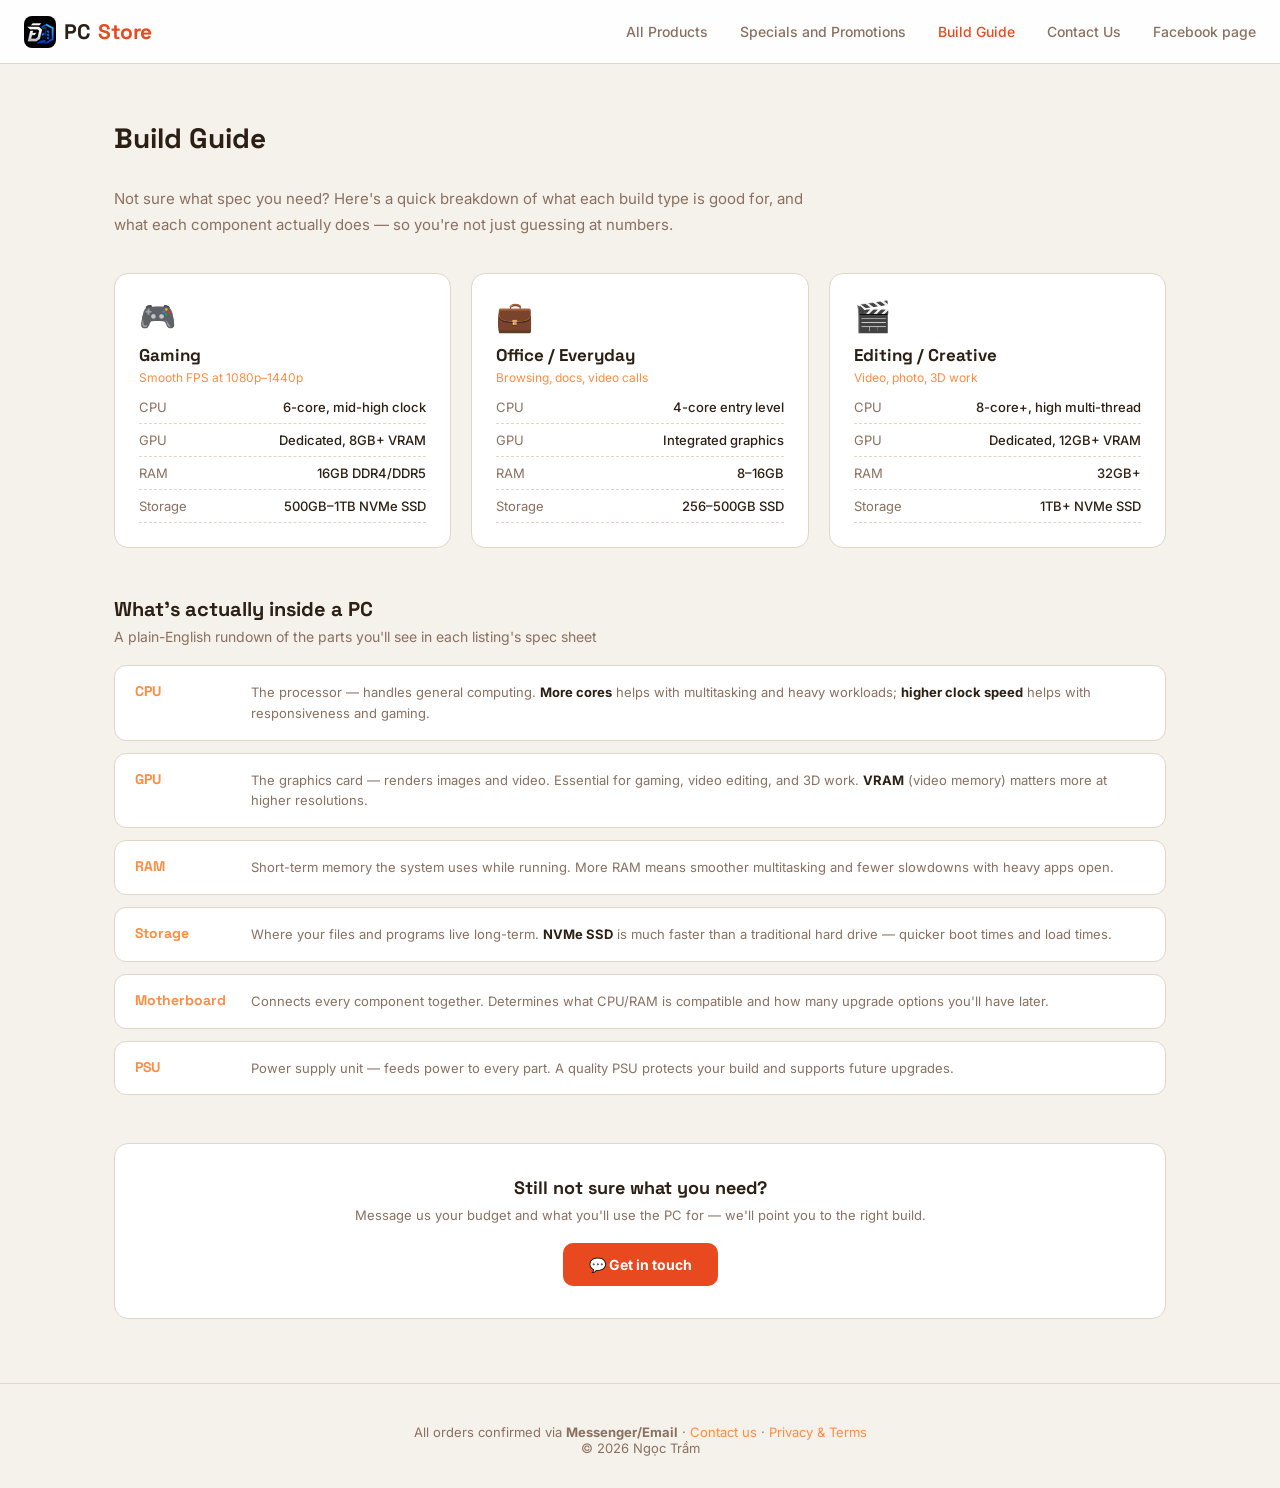
<file: info.html>
<!DOCTYPE html>
<html lang="en">
<head>
<meta charset="UTF-8">
<meta name="viewport" content="width=device-width, initial-scale=1.0">
<title>Build Guide – PCStore Perth</title>
<meta name="description" content="Not sure what PC spec you need? A simple guide to gaming, office, and editing builds — plus what each component actually does.">
<meta property="og:title" content="PC Build Guide – PCStore Perth">
<meta property="og:description" content="Not sure what PC spec you need? A guide to gaming, office, and editing builds.">
<meta property="og:type" content="article">
<meta property="og:url" content="https://pcstoreperth.com/info.html">
<meta property="og:image" content="https://pcstoreperth.com/og-image.jpg">
<meta name="twitter:card" content="summary_large_image">
<meta name="twitter:image" content="https://pcstoreperth.com/og-image.jpg">
<link rel="canonical" href="https://pcstoreperth.com/info.html">
<link rel="icon" type="image/png" href="favicon.png">
<link rel="apple-touch-icon" href="apple-touch-icon.png">
<link href="https://fonts.googleapis.com/css2?family=Space+Grotesk:wght@400;500;600;700&family=Inter:wght@400;500;600&display=swap" rel="stylesheet">
<link rel="stylesheet" href="styles.css">

<!-- Google Analytics -->
<script async src="https://www.googletagmanager.com/gtag/js?id=G-156L86KK58"></script>
<script>
  window.dataLayer = window.dataLayer || [];
  function gtag(){dataLayer.push(arguments);}
  gtag('js', new Date());
  gtag('config', 'G-156L86KK58');
</script>
</head>
<body>

<nav>
  <a class="logo" href="index.html">
    <div class="logo-mark"><img src="favicon.png" alt="Logo"></div>
    PC<span>Store</span>
  </a>
  <div class="nav-links" id="nav-links">
    <a class="nav-link" href="index.html">All Products</a>
    <a class="nav-link" href="specials.html">Specials and Promotions</a>
    <a class="nav-link active" href="info.html">Build Guide</a>
    <a class="nav-link" href="contact.html">Contact Us</a>
    <a class="nav-link" href="https://www.facebook.com/codepcstore" target="_blank" rel="noopener">Facebook page</a>
    
  </div>
  <button class="nav-toggle" id="nav-toggle">☰</button>
</nav>

<div class="page-header">
  <div class="section-title">Build Guide</div>
</div>

<section class="info-section">
  <p class="info-intro">Not sure what spec you need? Here's a quick breakdown of what each build type is good for, and what each component actually does — so you're not just guessing at numbers.</p>

  <div class="use-case-grid">
    <div class="use-case-card">
      <div class="use-case-icon">🎮</div>
      <h4>Gaming</h4>
      <span class="use-case-tag">Smooth FPS at 1080p–1440p</span>
      <ul class="use-case-specs">
        <li>CPU <b>6-core, mid-high clock</b></li>
        <li>GPU <b>Dedicated, 8GB+ VRAM</b></li>
        <li>RAM <b>16GB DDR4/DDR5</b></li>
        <li>Storage <b>500GB–1TB NVMe SSD</b></li>
      </ul>
    </div>
    <div class="use-case-card">
      <div class="use-case-icon">💼</div>
      <h4>Office / Everyday</h4>
      <span class="use-case-tag">Browsing, docs, video calls</span>
      <ul class="use-case-specs">
        <li>CPU <b>4-core entry level</b></li>
        <li>GPU <b>Integrated graphics</b></li>
        <li>RAM <b>8–16GB</b></li>
        <li>Storage <b>256–500GB SSD</b></li>
      </ul>
    </div>
    <div class="use-case-card">
      <div class="use-case-icon">🎬</div>
      <h4>Editing / Creative</h4>
      <span class="use-case-tag">Video, photo, 3D work</span>
      <ul class="use-case-specs">
        <li>CPU <b>8-core+, high multi-thread</b></li>
        <li>GPU <b>Dedicated, 12GB+ VRAM</b></li>
        <li>RAM <b>32GB+</b></li>
        <li>Storage <b>1TB+ NVMe SSD</b></li>
      </ul>
    </div>
  </div>

  <div class="components-title">What's actually inside a PC</div>
  <div class="components-sub">A plain-English rundown of the parts you'll see in each listing's spec sheet</div>
  <div class="component-list">
    <div class="component-row">
      <div class="comp-label">CPU</div>
      <div class="comp-desc">The processor — handles general computing. <b>More cores</b> helps with multitasking and heavy workloads; <b>higher clock speed</b> helps with responsiveness and gaming.</div>
    </div>
    <div class="component-row">
      <div class="comp-label">GPU</div>
      <div class="comp-desc">The graphics card — renders images and video. Essential for gaming, video editing, and 3D work. <b>VRAM</b> (video memory) matters more at higher resolutions.</div>
    </div>
    <div class="component-row">
      <div class="comp-label">RAM</div>
      <div class="comp-desc">Short-term memory the system uses while running. More RAM means smoother multitasking and fewer slowdowns with heavy apps open.</div>
    </div>
    <div class="component-row">
      <div class="comp-label">Storage</div>
      <div class="comp-desc">Where your files and programs live long-term. <b>NVMe SSD</b> is much faster than a traditional hard drive — quicker boot times and load times.</div>
    </div>
    <div class="component-row">
      <div class="comp-label">Motherboard</div>
      <div class="comp-desc">Connects every component together. Determines what CPU/RAM is compatible and how many upgrade options you'll have later.</div>
    </div>
    <div class="component-row">
      <div class="comp-label">PSU</div>
      <div class="comp-desc">Power supply unit — feeds power to every part. A quality PSU protects your build and supports future upgrades.</div>
    </div>
  </div>

  <div class="cta-band">
    <h3>Still not sure what you need?</h3>
    <p>Message us your budget and what you'll use the PC for — we'll point you to the right build.</p>
    <a class="cta-btn" href="contact.html">💬 Get in touch</a>
  </div>
</section>

<!-- FOOTER -->
<footer>
  <div style="margin-top:8px">All orders confirmed via <strong>Messenger/Email</strong> · <a href="contact.html">Contact us</a> · <a href="privacy.html">Privacy &amp; Terms</a></div>
   <div>© 2026 Ngọc Trầm</div>
</footer>

<script src="nav-toggle.js"></script>
</body>
</html>
</file>
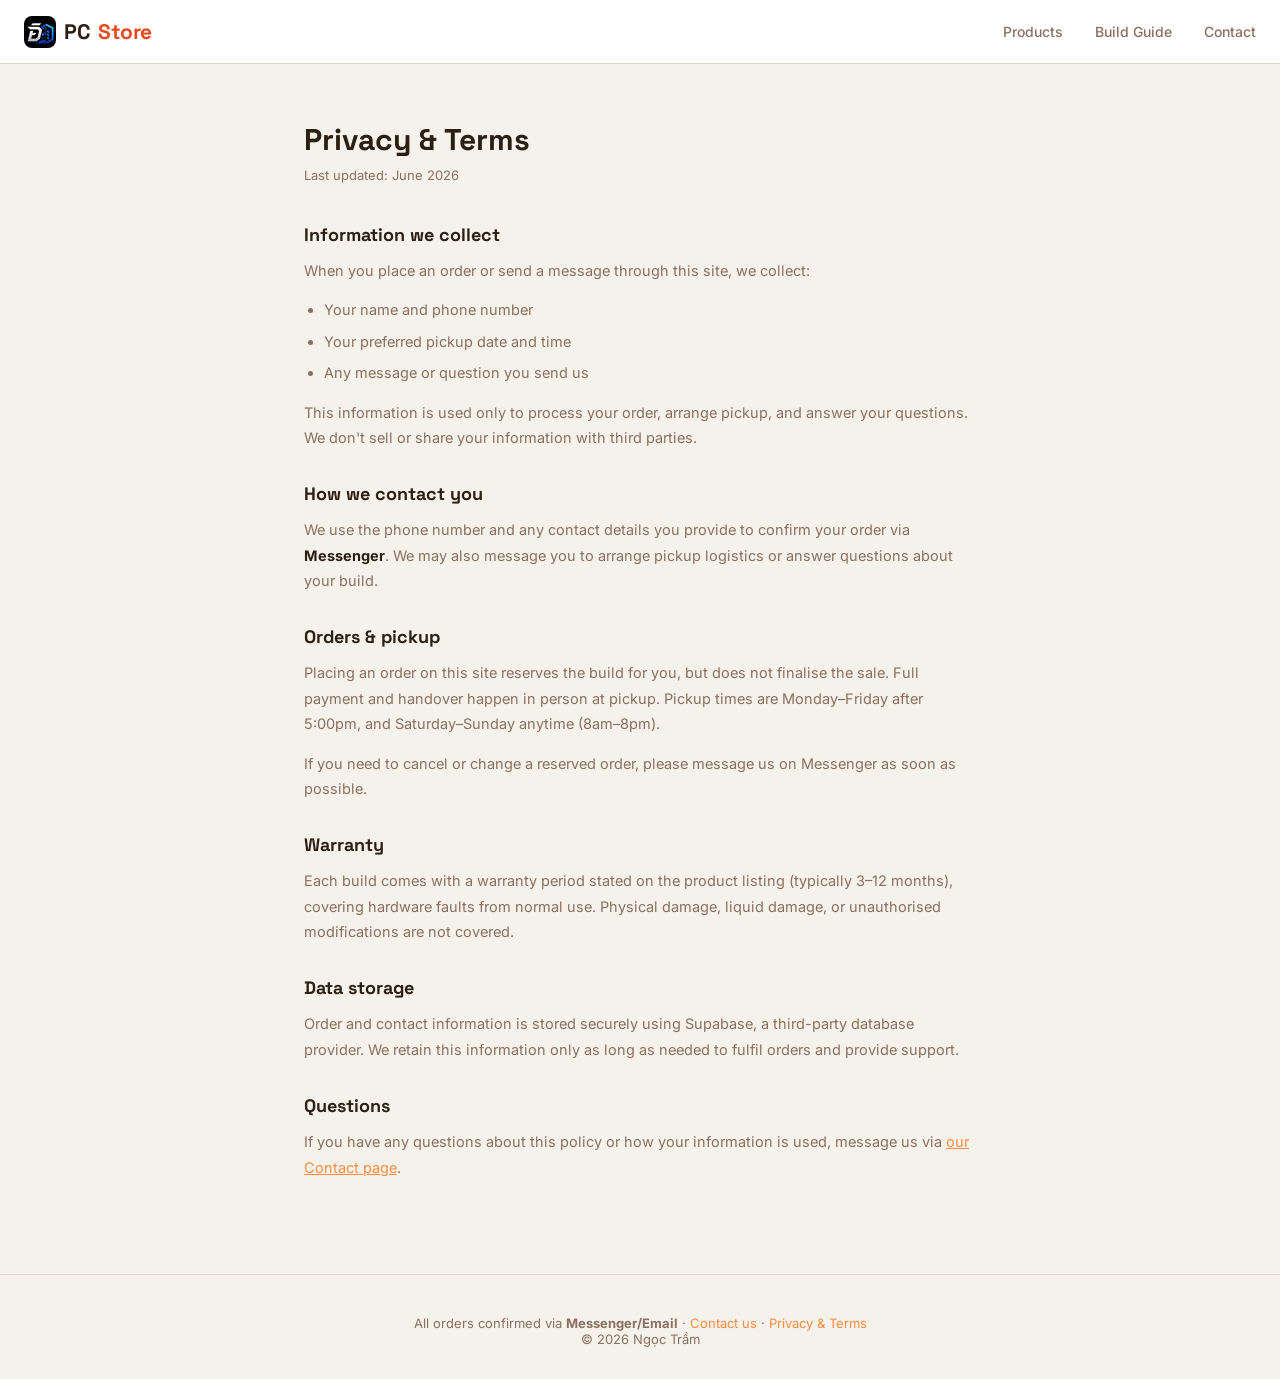
<file: privacy.html>
<!DOCTYPE html>
<html lang="en">
<head>
<meta charset="UTF-8">
<meta name="viewport" content="width=device-width, initial-scale=1.0">
<title>Privacy & Terms – PCStore Perth</title>
<meta name="description" content="How PCStore Perth collects and uses your information, and the terms for ordering a custom-built PC.">
<link rel="icon" type="image/png" href="favicon.png">
<link rel="apple-touch-icon" href="apple-touch-icon.png">
<link href="https://fonts.googleapis.com/css2?family=Space+Grotesk:wght@400;500;600;700&family=Inter:wght@400;500;600&display=swap" rel="stylesheet">
<link rel="stylesheet" href="styles.css">

<!-- Google Analytics -->
<script async src="https://www.googletagmanager.com/gtag/js?id=G-156L86KK58"></script>
<script>
  window.dataLayer = window.dataLayer || [];
  function gtag(){dataLayer.push(arguments);}
  gtag('js', new Date());
  gtag('config', 'G-156L86KK58');
</script>
</head>
<body>

<nav>
  <a class="logo" href="index.html">
    <div class="logo-mark"><img src="favicon.png" alt="Logo"></div>
    PC<span>Store</span>
  </a>
  <div class="nav-links" id="nav-links">
    <a class="nav-link" href="index.html">Products</a>
    <a class="nav-link" href="info.html">Build Guide</a>
    <a class="nav-link" href="contact.html">Contact</a>
  </div>
  <button class="nav-toggle" id="nav-toggle">☰</button>
</nav>

<div class="content">
  <h1>Privacy &amp; Terms</h1>
  <div class="updated">Last updated: June 2026</div>

  <h2>Information we collect</h2>
  <p>When you place an order or send a message through this site, we collect:</p>
  <ul>
    <li>Your name and phone number</li>
    <li>Your preferred pickup date and time</li>
    <li>Any message or question you send us</li>
  </ul>
  <p>This information is used only to process your order, arrange pickup, and answer your questions. We don't sell or share your information with third parties.</p>

  <h2>How we contact you</h2>
  <p>We use the phone number and any contact details you provide to confirm your order via <strong>Messenger</strong>. We may also message you to arrange pickup logistics or answer questions about your build.</p>

  <h2>Orders &amp; pickup</h2>
  <p>Placing an order on this site reserves the build for you, but does not finalise the sale. Full payment and handover happen in person at pickup. Pickup times are Monday–Friday after 5:00pm, and Saturday–Sunday anytime (8am–8pm).</p>
  <p>If you need to cancel or change a reserved order, please message us on Messenger as soon as possible.</p>

  <h2>Warranty</h2>
  <p>Each build comes with a warranty period stated on the product listing (typically 3–12 months), covering hardware faults from normal use. Physical damage, liquid damage, or unauthorised modifications are not covered.</p>

  <h2>Data storage</h2>
  <p>Order and contact information is stored securely using Supabase, a third-party database provider. We retain this information only as long as needed to fulfil orders and provide support.</p>

  <h2>Questions</h2>
  <p>If you have any questions about this policy or how your information is used, message us via <a href="contact.html">our Contact page</a>.</p>
</div>

<!-- FOOTER -->
<footer>
  <div style="margin-top:8px">All orders confirmed via <strong>Messenger/Email</strong> · <a href="contact.html">Contact us</a> · <a href="privacy.html">Privacy &amp; Terms</a></div>
   <div>© 2026 Ngọc Trầm</div>
</footer>

<script src="nav-toggle.js"></script>
</body>
</html>
</file>
<file: styles.css>
/* ============================================
   PCStore Perth — shared stylesheet
   Used by: index.html, info.html, contact.html, privacy.html
   ============================================ */

*, *::before, *::after { box-sizing: border-box; margin: 0; padding: 0; }

:root {
  --bg: #f5f1eb;
  --surface: #ffffff;
  --surface2: #efe8de;
  --border: #e0d6c8;
  --accent: #e8491e;
  --accent2: #ff8c42;
  --text: #2c1f14;
  --muted: #8a7060;
  --green: #1e8a5a;
  --yellow: #c97a10;
  --red: #d63030;
  --radius: 14px;
}

body { background: var(--bg); color: var(--text); font-family: 'Inter', sans-serif; min-height: 100vh; }
img { display: block; }
button { font-family: inherit; }
a { color: inherit; }

/* ============ NAV ============ */
nav {
  background: rgba(255,255,255,.92);
  backdrop-filter: blur(10px);
  border-bottom: 1px solid var(--border);
  padding: 0 24px;
  height: 64px;
  display: flex;
  align-items: center;
  justify-content: space-between;
  position: sticky; top: 0; z-index: 100;
}
.logo { font-family: 'Space Grotesk', sans-serif; font-weight: 700; font-size: 21px; letter-spacing: -0.5px; display: flex; align-items: center; gap: 8px; text-decoration: none; color: var(--text); }
.logo-mark { width: 32px; height: 32px; border-radius: 8px; overflow: hidden; flex-shrink: 0; }
.logo-mark img { width: 100%; height: 100%; object-fit: cover; }
.logo span { color: var(--accent); }
.nav-links { display: flex; gap: 32px; align-items: center; }
.nav-link { color: var(--muted); text-decoration: none; font-size: 14px; font-weight: 500; cursor: pointer; transition: color .2s; background: none; border: none; }
.nav-link:hover, .nav-link.active { color: var(--text); }
.nav-link.active { color: var(--accent); }
.nav-toggle { display: none; background: none; border: none; color: var(--text); font-size: 24px; cursor: pointer; }

/* ============ HERO (index.html) ============ */
.hero {
  padding: 56px 24px;
  max-width: 1200px; margin: 0 auto;
  display: grid; grid-template-columns: 1fr 1fr; gap: 48px; align-items: center;
}
.hero-eyebrow { font-size: 12px; letter-spacing: 2px; text-transform: uppercase; color: var(--accent); margin-bottom: 16px; font-weight: 600; }
.hero h1 { font-family: 'Space Grotesk', sans-serif; font-size: clamp(32px, 4.2vw, 50px); font-weight: 700; line-height: 1.08; margin-bottom: 18px; letter-spacing: -1px; }
.hero h1 em { font-style: normal; background: linear-gradient(90deg, var(--accent), var(--accent2)); -webkit-background-clip: text; -webkit-text-fill-color: transparent; }
.hero p { color: var(--muted); font-size: 16px; max-width: 440px; margin-bottom: 28px; line-height: 1.6; }
.hero-tags { display: flex; gap: 10px; flex-wrap: wrap; }
.hero-tag { font-size: 13px; padding: 8px 16px; border-radius: 20px; background: var(--surface); border: 1px solid var(--border); color: var(--text); display: flex; align-items: center; gap: 6px; }
.hero-visual {
  position: relative; border-radius: 20px; overflow: hidden;
  aspect-ratio: 4/3; background: var(--surface);
  border: 1px solid var(--border);
}
.hero-visual img { width: 100%; height: 100%; object-fit: cover; }
.hero-visual::after {
  content: ''; position: absolute; inset: 0;
  background: linear-gradient(180deg, transparent 50%, rgba(22,17,13,.6) 100%);
}
.hero-badge {
  position: absolute; bottom: 16px; left: 16px; z-index: 2;
  background: rgba(255,255,255,.92); color: var(--text); backdrop-filter: blur(8px);
  border: 1px solid rgba(0,0,0,.06); border-radius: 10px;
  padding: 10px 16px; font-size: 13px; font-weight: 600;
  display: flex; align-items: center; gap: 8px;
}

/* ============ SECTION / PAGE HEADERS ============ */
.section-wrap { padding: 0 24px 80px; max-width: 1200px; margin: 0 auto; }
.section-title { font-family: 'Space Grotesk', sans-serif; font-size: 24px; font-weight: 700; margin-bottom: 6px; }
.section-sub { color: var(--muted); font-size: 14px; margin-bottom: 24px; }
.page-header { padding: 56px 24px 24px; max-width: 1100px; margin: 0 auto; }
.page-header .section-title { font-size: 28px; }

/* ============ FILTER BAR (index.html) ============ */
.filter-bar { display: flex; gap: 8px; flex-wrap: wrap; margin-bottom: 28px; }
.filter-btn {
  padding: 9px 18px; border-radius: 20px; border: 1px solid var(--border);
  background: var(--surface); color: var(--muted); font-size: 13px; font-weight: 500; cursor: pointer;
  transition: all .2s; display: flex; align-items: center; gap: 6px;
}
.filter-btn.active { border-color: var(--accent); color: #fff; background: var(--accent); }
.filter-btn:hover:not(.active) { border-color: var(--accent); color: var(--accent); }

.price-filter-select {
  background: var(--surface); border: 1px solid var(--border); color: var(--text);
  padding: 9px 14px; border-radius: 99px; font-size: 13px; font-family: inherit; cursor: pointer;
}
.price-filter-select:hover { border-color: var(--accent); }

.sale-badge {
  position: absolute; top: 12px; right: 12px; background: #d63030; color: #fff;
  font-size: 12px; font-weight: 700; padding: 4px 12px; border-radius: 6px; z-index: 2;
  letter-spacing: .5px; box-shadow: 0 2px 8px rgba(214,48,48,.4);
}
.card-price-row { display: flex; align-items: baseline; gap: 8px; margin-top: auto; }
.card-price-original { font-size: 14px; color: var(--muted); text-decoration: line-through; }
.card-price-sale { font-size: 21px; font-weight: 700; color: #d63030; font-family: 'Space Grotesk', sans-serif; }
.filter-dot { width: 7px; height: 7px; border-radius: 50%; }

/* ============ PRODUCT GRID / CARD (index.html) ============ */
.grid { display: grid; grid-template-columns: repeat(auto-fill, minmax(270px, 1fr)); gap: 20px; }

.card {
  background: var(--surface); border: 1px solid var(--border);
  border-radius: var(--radius); overflow: hidden; cursor: pointer;
  transition: transform .2s, border-color .2s, box-shadow .2s;
  display: flex; flex-direction: column;
}
.card:hover { transform: translateY(-4px); border-color: var(--accent); box-shadow: 0 12px 32px rgba(255,87,34,.15); }
.card-img-wrap { position: relative; width: 100%; aspect-ratio: 4/3; background: var(--surface2); overflow: hidden; }
.card-img-wrap img { width: 100%; height: 100%; object-fit: cover; transition: transform .3s; }
.card:hover .card-img-wrap img { transform: scale(1.05); }
.card-img-fallback { width: 100%; height: 100%; display: flex; align-items: center; justify-content: center; font-size: 48px; }
.status-pill {
  position: absolute; top: 12px; left: 12px; z-index: 2;
  font-size: 11px; font-weight: 600; padding: 5px 11px; border-radius: 20px;
  display: flex; align-items: center; gap: 6px;
  backdrop-filter: blur(8px);
}
.status-pill .dot { width: 6px; height: 6px; border-radius: 50%; }
.status-available { background: rgba(74,222,128,.15); color: var(--green); border: 1px solid rgba(74,222,128,.3); }
.status-available .dot { background: var(--green); animation: pulse 1.6s infinite; }
.status-reserved { background: rgba(251,191,36,.15); color: var(--yellow); border: 1px solid rgba(251,191,36,.3); }
.status-reserved .dot { background: var(--yellow); }
.status-sold { background: rgba(248,113,113,.15); color: var(--red); border: 1px solid rgba(248,113,113,.3); }
.status-sold .dot { background: var(--red); }
@keyframes pulse { 0%,100% { opacity: 1; } 50% { opacity: .3; } }

.card-body { padding: 16px; flex: 1; display: flex; flex-direction: column; }
.card-category { font-size: 11px; letter-spacing: 1px; text-transform: uppercase; color: var(--accent); margin-bottom: 6px; font-weight: 600; }
.card-name { font-family: 'Space Grotesk', sans-serif; font-size: 16px; font-weight: 600; margin-bottom: 10px; line-height: 1.3; }
.card-price { font-size: 21px; font-weight: 700; color: var(--accent2); font-family: 'Space Grotesk', sans-serif; margin-top: auto; }
.card-price-label { font-size: 11px; color: var(--muted); margin-top: 2px; }
.card-footer { padding: 0 16px 16px; }
.order-btn {
  width: 100%; background: var(--accent); color: #fff; border: none;
  padding: 11px 18px; border-radius: 10px; font-size: 14px; font-weight: 600;
  cursor: pointer; transition: opacity .2s;
}
.order-btn:hover { opacity: .85; }
.order-btn:disabled { background: var(--surface2); color: var(--muted); cursor: not-allowed; }

/* ============ MODALS (index.html) ============ */
.modal-overlay {
  position: fixed; inset: 0; background: rgba(0,0,0,.75);
  display: none; align-items: center; justify-content: center;
  z-index: 200; padding: 20px; backdrop-filter: blur(4px);
}
.modal-overlay.open { display: flex; }
.modal {
  background: var(--surface); border: 1px solid var(--border);
  border-radius: 20px; max-width: 640px; width: 100%;
  max-height: 90vh; overflow-y: auto;
}
.modal-header { padding: 18px 24px; border-bottom: 1px solid var(--border); display: flex; justify-content: space-between; align-items: center; position: sticky; top: 0; background: var(--surface); z-index: 5; }
.modal-close { background: var(--surface2); border: none; color: var(--muted); width: 32px; height: 32px; border-radius: 8px; cursor: pointer; font-size: 18px; }
.modal-img { width: 100%; aspect-ratio: 16/10; object-fit: cover; background: var(--surface2); }
.modal-img-fallback { width: 100%; aspect-ratio: 16/10; display: flex; align-items: center; justify-content: center; font-size: 72px; background: var(--surface2); }
.modal-body { padding: 24px; }
.modal-status-row { margin-bottom: 14px; }
.modal-category { font-size: 11px; letter-spacing: 1px; text-transform: uppercase; color: var(--accent); margin-bottom: 8px; font-weight: 600; }
.modal-name { font-family: 'Space Grotesk', sans-serif; font-size: 24px; font-weight: 700; margin-bottom: 12px; }
.modal-price { font-size: 30px; font-weight: 700; color: var(--accent2); font-family: 'Space Grotesk', sans-serif; margin-bottom: 8px; }
.modal-warranty { display: inline-flex; align-items: center; gap: 6px; font-size: 13px; color: var(--muted); background: var(--surface2); padding: 6px 12px; border-radius: 20px; margin-bottom: 16px; }
.modal-desc { color: var(--muted); line-height: 1.7; margin-bottom: 20px; }
.specs-title { font-weight: 600; margin-bottom: 10px; font-size: 13px; text-transform: uppercase; letter-spacing: 1px; color: var(--muted); }
.specs-box { background: var(--surface2); border-radius: 10px; padding: 16px; white-space: pre-wrap; font-size: 14px; line-height: 1.8; color: var(--text); margin-bottom: 24px; }
.unavailable-note {
  text-align: center; padding: 16px; border-radius: 12px;
  background: var(--surface2); color: var(--muted); font-size: 14px;
}

/* ============ BUTTONS (shared) ============ */
.primary-btn {
  display: flex; align-items: center; justify-content: center; gap: 10px;
  width: 100%; padding: 16px; border-radius: 12px;
  background: var(--accent); color: #fff; font-size: 16px; font-weight: 700;
  border: none; cursor: pointer; transition: opacity .2s; text-decoration: none;
}
.primary-btn:hover { opacity: .9; }
.secondary-btn {
  width: 100%; padding: 14px; border-radius: 12px;
  background: var(--surface2); color: var(--text); font-size: 14px; font-weight: 600;
  border: 1px solid var(--border); cursor: pointer; transition: all .2s;
}
.secondary-btn:hover { border-color: var(--accent); color: var(--accent); }
.secondary-btn:disabled { opacity: .5; cursor: not-allowed; }
.cta-btn { display: inline-flex; align-items: center; gap: 8px; background: var(--accent); color: #fff; padding: 13px 26px; border-radius: 10px; font-weight: 700; font-size: 14px; text-decoration: none; }

/* ============ FORMS (shared: booking, contact) ============ */
.form-group { margin-bottom: 16px; text-align: left; }
.form-group label { display: block; font-size: 13px; font-weight: 500; margin-bottom: 6px; color: var(--muted); }
.form-group input, .form-group select, .form-group textarea {
  width: 100%; background: var(--surface2); border: 1px solid var(--border);
  border-radius: 10px; padding: 11px 14px; color: var(--text); font-size: 14px;
  font-family: inherit; transition: border-color .2s;
}
.form-group input:focus, .form-group select:focus, .form-group textarea:focus { outline: none; border-color: var(--accent); }
.form-group textarea { resize: vertical; min-height: 80px; }
.form-group .field-error { color: var(--red); font-size: 12px; margin-top: 6px; display: none; }
.form-group.has-error input { border-color: var(--red); }
.form-group.has-error .field-error { display: block; }
.form-divider { display: flex; align-items: center; gap: 12px; margin: 24px 0 20px; font-size: 12px; color: var(--muted); }
.form-divider::before, .form-divider::after { content: ''; flex: 1; height: 1px; background: var(--border); }
.pickup-note { font-size: 12px; color: var(--muted); background: var(--surface2); padding: 10px 14px; border-radius: 8px; margin-bottom: 16px; line-height: 1.6; }
.submit-btn {
  width: 100%; padding: 15px; border-radius: 12px;
  background: var(--accent); color: #fff; font-size: 15px; font-weight: 700;
  border: none; cursor: pointer; transition: opacity .2s;
}
.submit-btn:hover { opacity: .85; }
.submit-btn:disabled { opacity: .5; cursor: not-allowed; }
.order-product-preview { display: flex; gap: 12px; align-items: center; background: var(--surface2); border-radius: 10px; padding: 12px; margin-bottom: 20px; }
.order-product-preview img { width: 56px; height: 56px; border-radius: 8px; object-fit: cover; }
.order-product-preview .opp-name { font-weight: 600; font-size: 14px; }
.order-product-preview .opp-price { color: var(--accent2); font-size: 13px; font-weight: 600; margin-top: 2px; }

/* ============ SUCCESS STATE ============ */
.success-box { text-align: center; padding: 20px 0; }
.success-icon { font-size: 56px; margin-bottom: 16px; }
.success-box h3 { font-family: 'Space Grotesk', sans-serif; font-size: 20px; margin-bottom: 8px; }
.success-box p { color: var(--muted); font-size: 14px; margin-bottom: 12px; line-height: 1.6; }
.success-note { background: var(--surface2); border: 1px solid var(--border); border-radius: 10px; padding: 14px; font-size: 13px; color: var(--accent2); margin-bottom: 24px; text-align: left; line-height: 1.6; }

/* ============ LOADING / EMPTY STATES ============ */
.loading { text-align: center; padding: 80px 24px; color: var(--muted); }
.spinner { width: 36px; height: 36px; border: 3px solid var(--border); border-top-color: var(--accent); border-radius: 50%; animation: spin .7s linear infinite; margin: 0 auto 16px; }
@keyframes spin { to { transform: rotate(360deg); } }
.empty { text-align: center; padding: 80px 24px; color: var(--muted); font-size: 15px; grid-column: 1/-1; }
.not-found-box { text-align: center; padding: 100px 24px; }
.not-found-box .nf-icon { font-size: 56px; margin-bottom: 16px; }
.not-found-box h2 { font-family: 'Space Grotesk', sans-serif; font-size: 22px; margin-bottom: 8px; }
.not-found-box p { color: var(--muted); margin-bottom: 24px; }

/* ============ TOAST ============ */
.toast {
  position: fixed; bottom: 24px; left: 50%; transform: translate(-50%, 100px);
  background: var(--surface); border: 1px solid var(--green);
  color: var(--green); padding: 14px 22px; border-radius: 10px;
  font-size: 14px; font-weight: 500; z-index: 999;
  opacity: 0; transition: all .3s; display: flex; align-items: center; gap: 8px;
}
.toast.show { transform: translate(-50%, 0); opacity: 1; }
.toast.error { border-color: var(--red); color: var(--red); }

/* ============ FLOATING MESSENGER BUTTON ============ */
.floating-messenger {
  position: fixed; bottom: 24px; right: 24px; z-index: 150;
  width: 60px; height: 60px; border-radius: 50%;
  background: linear-gradient(135deg, #00b2ff, #0066ff);
  display: flex; align-items: center; justify-content: center;
  text-decoration: none;
  box-shadow: 0 6px 24px rgba(0,102,255,.4);
  transition: transform .2s;
  animation: float 2.4s ease-in-out infinite;
}
.floating-messenger:hover { transform: scale(1.08); }
.floating-messenger svg { width: 30px; height: 30px; }
@keyframes float { 0%,100% { transform: translateY(0); } 50% { transform: translateY(-6px); } }

/* ============ INFO / BUILD GUIDE PAGE ============ */
.info-section { padding: 0 24px 64px; max-width: 1100px; margin: 0 auto; }
.info-intro { color: var(--muted); font-size: 15px; line-height: 1.7; margin-bottom: 36px; max-width: 720px; }
.use-case-grid { display: grid; grid-template-columns: repeat(3, 1fr); gap: 20px; margin-bottom: 48px; }
.use-case-card { background: var(--surface); border: 1px solid var(--border); border-radius: var(--radius); padding: 24px; }
.use-case-icon { font-size: 30px; margin-bottom: 10px; }
.use-case-card h4 { font-family: 'Space Grotesk', sans-serif; font-size: 17px; font-weight: 700; margin-bottom: 4px; }
.use-case-tag { font-size: 12px; color: var(--accent2); margin-bottom: 14px; display: block; }
.use-case-specs { list-style: none; display: flex; flex-direction: column; gap: 8px; }
.use-case-specs li { font-size: 13px; color: var(--muted); display: flex; justify-content: space-between; border-bottom: 1px dashed var(--border); padding-bottom: 8px; }
.use-case-specs li b { color: var(--text); font-weight: 500; }

.components-title { font-family: 'Space Grotesk', sans-serif; font-size: 20px; font-weight: 700; margin-bottom: 6px; }
.components-sub { color: var(--muted); font-size: 14px; margin-bottom: 20px; }
.component-list { display: flex; flex-direction: column; gap: 12px; margin-bottom: 48px; }
.component-row { background: var(--surface); border: 1px solid var(--border); border-radius: 12px; padding: 16px 20px; display: grid; grid-template-columns: 100px 1fr; gap: 16px; align-items: start; }
.component-row .comp-label { font-family: 'Space Grotesk', sans-serif; font-weight: 700; color: var(--accent2); font-size: 14px; }
.component-row .comp-desc { font-size: 13px; color: var(--muted); line-height: 1.6; }
.component-row .comp-desc b { color: var(--text); }

.cta-band { background: var(--surface); border: 1px solid var(--border); border-radius: var(--radius); padding: 32px; text-align: center; }
.cta-band h3 { font-family: 'Space Grotesk', sans-serif; font-size: 18px; margin-bottom: 8px; }
.cta-band p { color: var(--muted); font-size: 13px; margin-bottom: 20px; }

/* ============ CONTACT PAGE ============ */
.contact-section { padding: 64px 24px; }
.contact-inner { max-width: 1100px; margin: 0 auto; display: grid; grid-template-columns: 1fr 1fr; gap: 48px; align-items: start; }
.contact-info h1 { font-family: 'Space Grotesk', sans-serif; font-size: 32px; font-weight: 700; margin-bottom: 12px; }
.contact-info > p { color: var(--muted); line-height: 1.7; margin-bottom: 28px; max-width: 460px; }
.contact-list { display: flex; flex-direction: column; gap: 16px; margin-bottom: 28px; }
.contact-item { display: flex; align-items: center; gap: 14px; font-size: 14px; }
.contact-icon { width: 40px; height: 40px; border-radius: 10px; background: var(--surface2); display: flex; align-items: center; justify-content: center; font-size: 18px; flex-shrink: 0; }
.contact-icon svg { width: 19px; height: 19px; }
.map-wrap { border-radius: 14px; overflow: hidden; border: 1px solid var(--border); aspect-ratio: 16/10; }
.map-wrap iframe { width: 100%; height: 100%; border: 0; filter: grayscale(0.3) invert(0.92) contrast(0.9); }
.contact-cta {
  background: var(--surface); border: 1px solid var(--border); border-radius: 16px; padding: 36px; text-align: center;
  position: sticky; top: 96px;
}
.contact-cta h3 { font-family: 'Space Grotesk', sans-serif; font-size: 19px; margin-bottom: 8px; }
.contact-cta p { color: var(--muted); font-size: 13px; margin-bottom: 24px; line-height: 1.6; }
.response-note { margin-top: 18px; font-size: 12px; color: var(--muted); display: flex; align-items: center; justify-content: center; gap: 6px; }
.response-note .live-dot { width: 6px; height: 6px; border-radius: 50%; background: #4ade80; animation: pulse 1.6s infinite; }

/* ============ PRIVACY PAGE ============ */
.content { max-width: 720px; margin: 0 auto; padding: 56px 24px 80px; }
.content h1 { font-family: 'Space Grotesk', sans-serif; font-size: 30px; font-weight: 700; margin-bottom: 8px; }
.content .updated { color: var(--muted); font-size: 13px; margin-bottom: 40px; }
.content h2 { font-family: 'Space Grotesk', sans-serif; font-size: 18px; font-weight: 700; margin: 32px 0 12px; }
.content p { color: var(--muted); line-height: 1.75; margin-bottom: 14px; font-size: 14.5px; }
.content ul { color: var(--muted); line-height: 1.75; font-size: 14.5px; margin: 0 0 14px 20px; }
.content li { margin-bottom: 6px; }
.content strong { color: var(--text); }
.content a { color: var(--accent2); }

/* ============ FOOTER ============ */
footer { border-top: 1px solid var(--border); padding: 32px 24px; text-align: center; color: var(--muted); font-size: 13px; }
footer a { color: var(--accent2); text-decoration: none; }

.hidden { display: none !important; }

/* ============ RESPONSIVE ============ */
/* ============ REVIEWS SECTION ============ */
.reviews-section { padding: 0 24px 80px; max-width: 1200px; margin: 0 auto; }
.reviews-header { display: flex; align-items: center; justify-content: space-between; margin-bottom: 24px; flex-wrap: wrap; gap: 12px; }
.reviews-avg { display: flex; align-items: center; gap: 10px; }
.reviews-avg-num { font-family: 'Space Grotesk', sans-serif; font-size: 40px; font-weight: 700; color: var(--accent2); }
.reviews-avg-stars { font-size: 20px; }
.reviews-avg-count { font-size: 13px; color: var(--muted); }
.write-review-btn { background: var(--surface); border: 1px solid var(--border); color: var(--text); padding: 10px 20px; border-radius: 10px; font-size: 14px; font-weight: 600; cursor: pointer; transition: border-color .2s; }
.write-review-btn:hover { border-color: var(--accent); color: var(--accent); }

.reviews-grid { display: grid; grid-template-columns: repeat(auto-fill, minmax(300px, 1fr)); gap: 16px; margin-bottom: 28px; }
.review-card { background: var(--surface); border: 1px solid var(--border); border-radius: var(--radius); padding: 20px; }
.review-top { display: flex; align-items: center; justify-content: space-between; margin-bottom: 10px; }
.review-name { font-weight: 600; font-size: 14px; }
.review-date { font-size: 12px; color: var(--muted); }
.review-stars { font-size: 16px; margin-bottom: 8px; }
.review-comment { font-size: 14px; color: var(--muted); line-height: 1.6; }
.review-reply { margin-top: 12px; padding: 10px 14px; background: var(--surface2); border-left: 3px solid var(--accent); border-radius: 6px; font-size: 13px; color: var(--text); line-height: 1.5; }
.review-reply-label { font-size: 11px; color: var(--accent); font-weight: 600; margin-bottom: 4px; text-transform: uppercase; letter-spacing: 1px; }
.reviews-empty { text-align: center; padding: 40px; color: var(--muted); font-size: 14px; }

/* WRITE REVIEW MODAL */
.star-picker { display: flex; gap: 8px; margin-bottom: 4px; }
.star-picker span { font-size: 28px; cursor: pointer; opacity: .3; transition: opacity .2s; }
.star-picker span.active { opacity: 1; }
.star-hint { font-size: 12px; color: var(--muted); margin-bottom: 16px; }
/* ============ RESPONSIVE ============ */
@media (max-width: 760px) {
  .hero { grid-template-columns: 1fr; padding: 32px 16px; }
  .hero-visual { order: -1; }
  nav { padding: 0 16px; }
  .nav-links { position: fixed; top: 64px; left: 0; right: 0; background: var(--bg); border-bottom: 1px solid var(--border); flex-direction: column; padding: 16px; gap: 16px; display: none; }
  .nav-links.open { display: flex; }
  .nav-toggle { display: block; }
  .contact-inner { grid-template-columns: 1fr; }
  .contact-cta { position: static; }
  .use-case-grid { grid-template-columns: 1fr; }
  .component-row { grid-template-columns: 1fr; }
  .modal { border-radius: 16px; }
}
</file>
